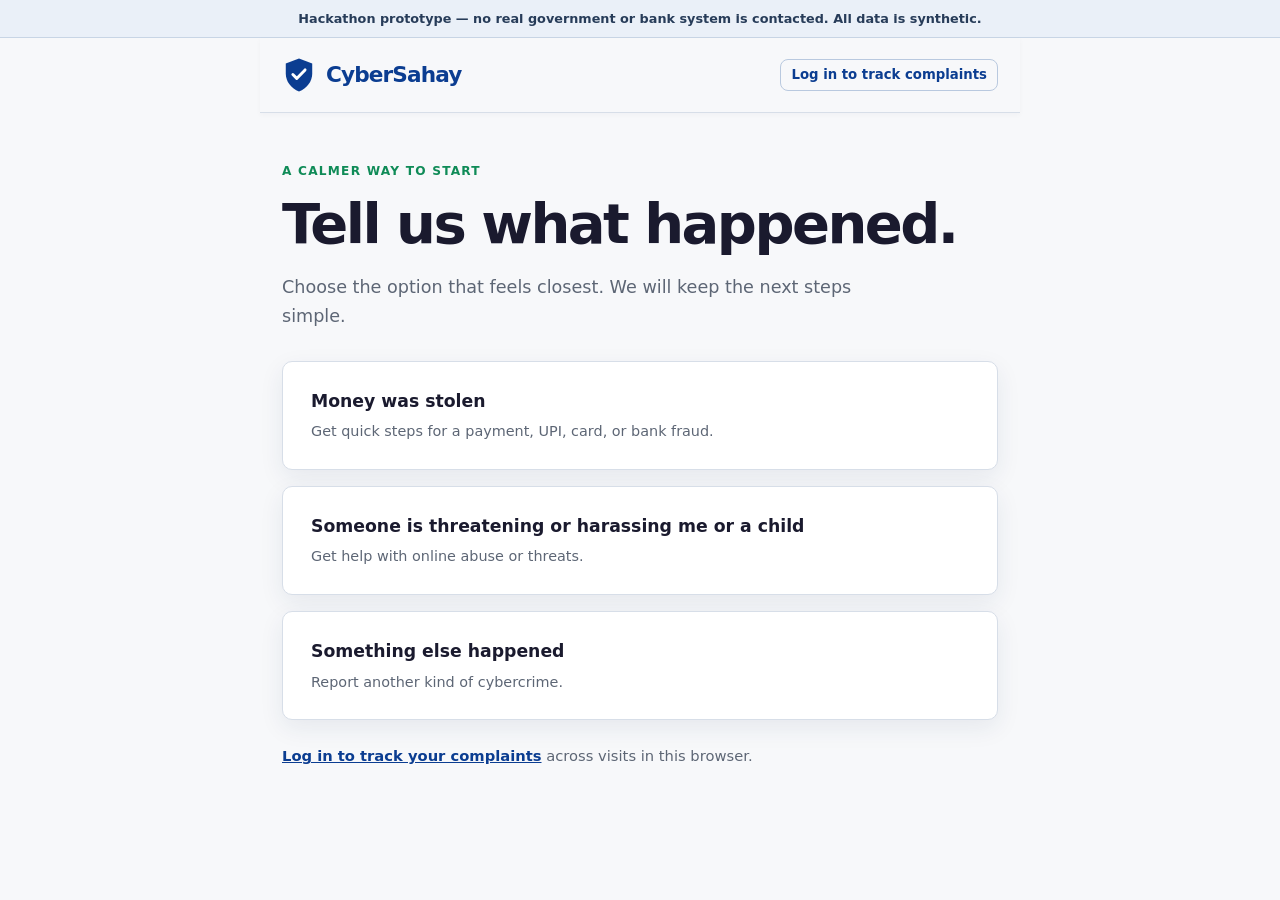
<file: index.html>
<!doctype html><html lang="en"><head><meta charset="utf-8"><meta name="viewport" content="width=device-width, initial-scale=1"><title>CyberSahay | Start a report</title><link rel="stylesheet" href="style.css"></head><body><div class="prototype-banner">Hackathon prototype — no real government or bank system is contacted. All data is synthetic.</div><header class="site-header"><a class="brand" href="index.html" aria-label="CyberSahay home"><svg class="brand-mark" viewBox="0 0 36 40" aria-hidden="true" focusable="false"><path d="M18 2.5 32 7.8v10.6c0 8.4-5.7 15.9-14 19.1-8.3-3.2-14-10.7-14-19.1V7.8L18 2.5Z" fill="currentColor"/><path d="m11.5 19.5 4.1 4.1 8.8-9" fill="none" stroke="#fff" stroke-linecap="round" stroke-linejoin="round" stroke-width="3.1"/></svg><span class="brand-name">CyberSahay</span></a><a class="header-link" href="login.html">Log in to track complaints</a></header><main><p class="eyebrow">A calmer way to start</p><h1>Tell us what happened.</h1><p class="lead">Choose the option that feels closest. We will keep the next steps simple.</p><div class="choice-list"><a class="choice" href="urgency.html">Money was stolen <small>Get quick steps for a payment, UPI, card, or bank fraud.</small></a><a class="choice" href="report/harassment/">Someone is threatening or harassing me or a child <small>Get help with online abuse or threats.</small></a><a class="choice" href="report/other/">Something else happened <small>Report another kind of cybercrime.</small></a></div><p class="track-link"><a href="login.html">Log in to track your complaints</a> across visits in this browser.</p><p id="coming-soon" class="notice hidden" tabindex="-1" role="status"></p></main><script src="script.js"></script></body></html>
</file>
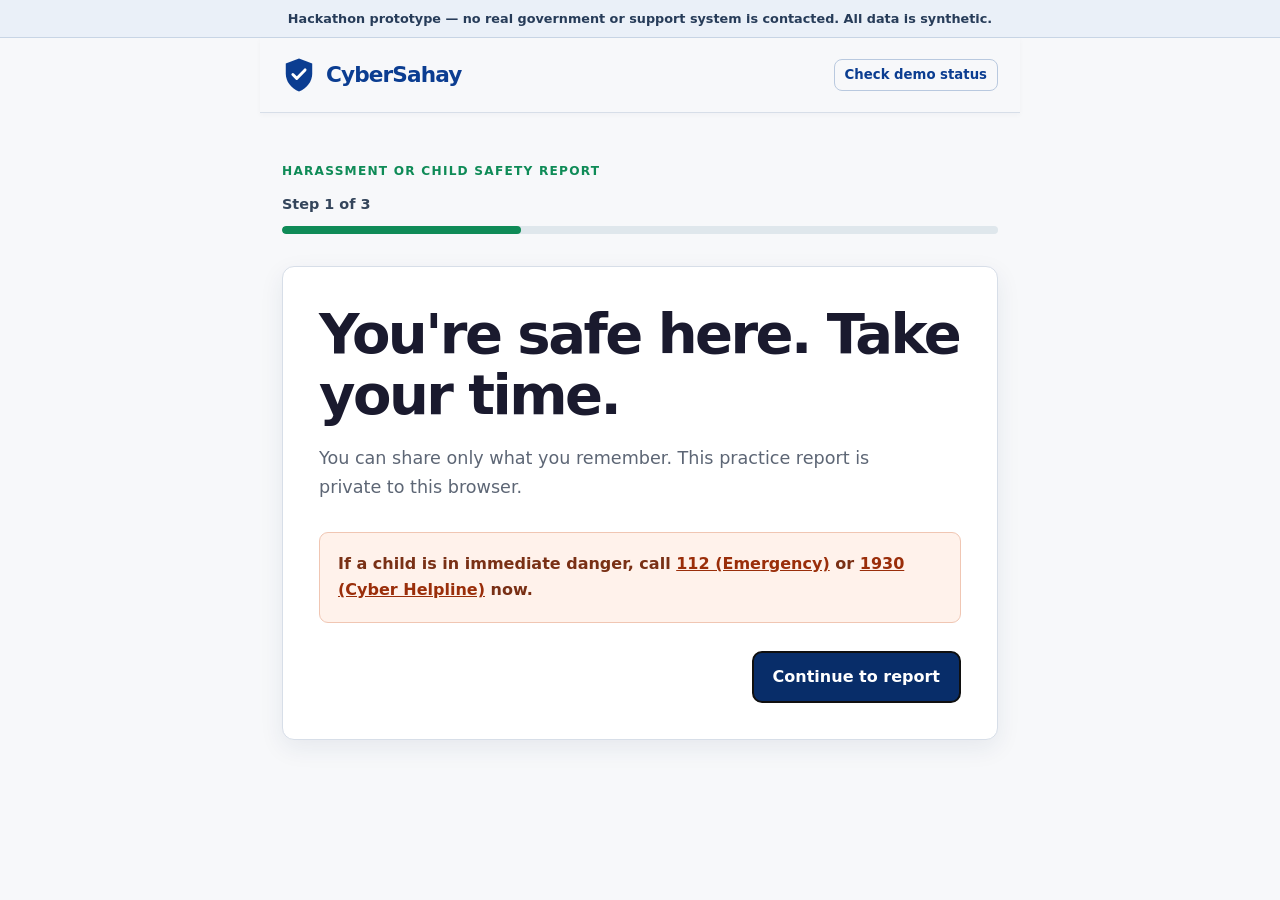
<file: report/harassment/index.html>
<!doctype html><html lang="en"><head><meta charset="utf-8"><meta name="viewport" content="width=device-width, initial-scale=1"><title>CyberSahay | Report harassment</title><link rel="stylesheet" href="../../style.css"></head><body><div class="prototype-banner">Hackathon prototype — no real government or support system is contacted. All data is synthetic.</div><header class="site-header"><a class="brand" href="../../index.html" aria-label="CyberSahay home"><svg class="brand-mark" viewBox="0 0 36 40" aria-hidden="true" focusable="false"><path d="M18 2.5 32 7.8v10.6c0 8.4-5.7 15.9-14 19.1-8.3-3.2-14-10.7-14-19.1V7.8L18 2.5Z" fill="currentColor"/><path d="m11.5 19.5 4.1 4.1 8.8-9" fill="none" stroke="#fff" stroke-linecap="round" stroke-linejoin="round" stroke-width="3.1"/></svg><span class="brand-name">CyberSahay</span></a><a class="header-link" href="../../status.html">Check demo status</a></header><main data-report-flow="harassment"><p class="eyebrow">Harassment or child safety report</p><div class="progress-label" id="step-count">Step 1 of 3</div><div class="bar" aria-hidden="true"><span id="progress-fill"></span></div><section class="flow-phase card" data-phase><h1>You're safe here. Take your time.</h1><p class="lead">You can share only what you remember. This practice report is private to this browser.</p><aside class="safety-card"><strong>If a child is in immediate danger, call <a href="tel:112">112 (Emergency)</a> or <a href="tel:1930">1930 (Cyber Helpline)</a> now.</strong></aside><div class="form-actions"><span></span><button class="button" type="button" data-next>Continue to report</button></div></section><form id="report-form" class="flow-phase card" data-phase hidden novalidate><section class="form-step"><label for="harassmentKind">What kind of harassment is this?</label><p class="hint">Choose the option that feels closest.</p><select id="harassmentKind" name="harassmentKind" required><option value="">Choose an option</option><option>Online threats</option><option>Harassment/stalking</option><option>Child safety concern</option><option>Other</option></select><div class="form-actions"><button class="button back" type="button" data-back>Back</button><button class="button" type="button" data-next>Next</button></div></section><section class="form-step" hidden><label for="location">Where did this happen?</label><p class="hint">For example, the platform, app, game, or website name.</p><input id="location" name="location" placeholder="Platform or app name" required><div class="form-actions"><button class="button back" type="button" data-back>Back</button><button class="button" type="button" data-next>Next</button></div></section><section class="form-step" hidden><label for="details">Tell us what happened</label><p class="hint">Use your own words. Include what was said or done, if you can.</p><textarea id="details" name="details" required></textarea><div class="form-actions"><button class="button back" type="button" data-back>Back</button><button class="button" type="button" data-next>Continue</button></div></section></form><section class="flow-phase card" data-phase hidden><h1>Verify this report</h1><p class="hint">For this prototype, enter the mock one-time code: <strong>123456</strong>.</p><label for="otp">One-time code</label><input id="otp" inputmode="numeric" autocomplete="one-time-code" maxlength="6" placeholder="123456" required><p class="error" id="otp-error" hidden>Please enter the mock code 123456.</p><div class="form-actions"><button class="button back" type="button" data-back>Back</button><button class="button" type="button" data-submit>Submit mock report</button></div></section></main><script src="../../complaints-store.js"></script><script src="../../script.js"></script></body></html>
</file>
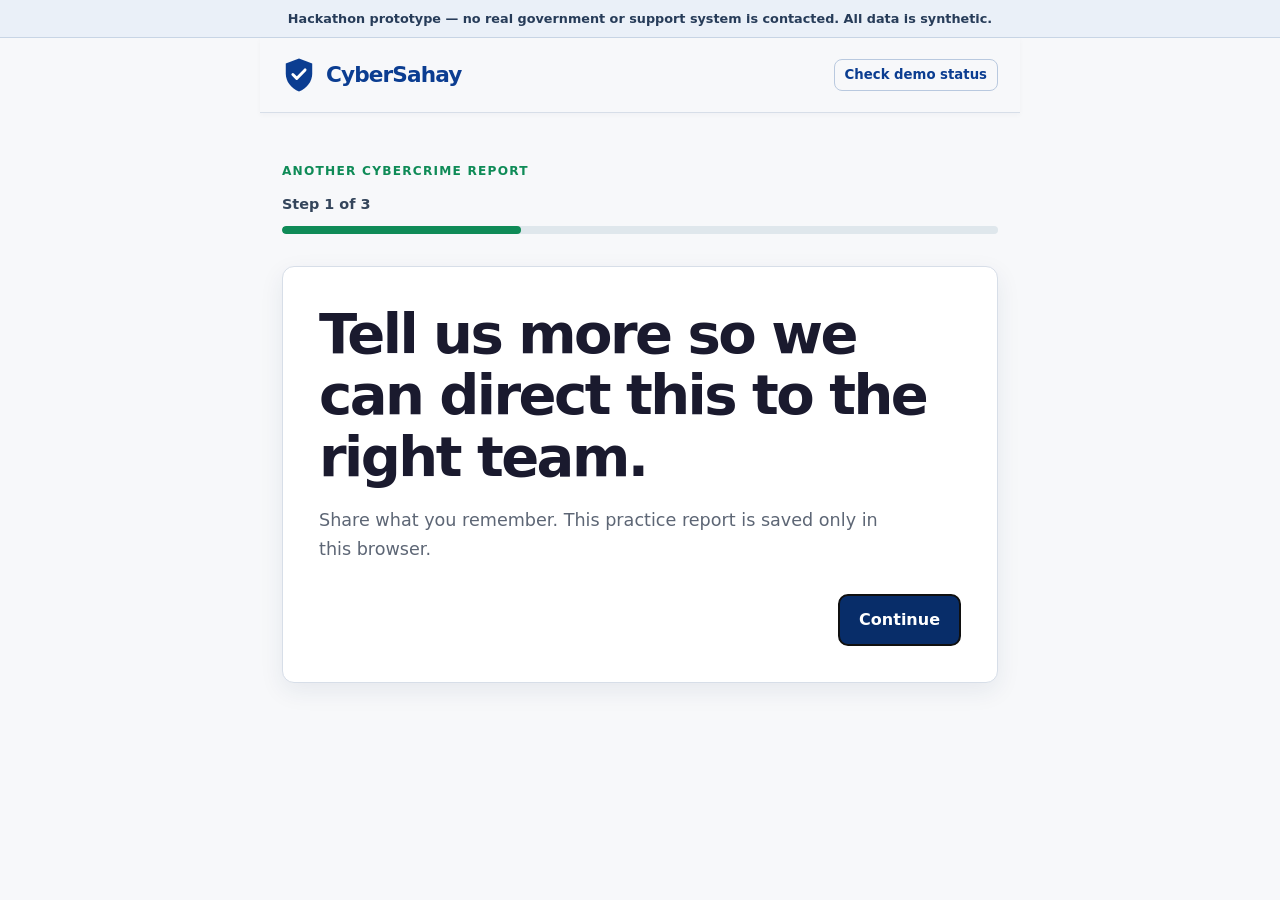
<file: report/other/index.html>
<!doctype html><html lang="en"><head><meta charset="utf-8"><meta name="viewport" content="width=device-width, initial-scale=1"><title>CyberSahay | Report another cybercrime</title><link rel="stylesheet" href="../../style.css"></head><body><div class="prototype-banner">Hackathon prototype — no real government or support system is contacted. All data is synthetic.</div><header class="site-header"><a class="brand" href="../../index.html" aria-label="CyberSahay home"><svg class="brand-mark" viewBox="0 0 36 40" aria-hidden="true" focusable="false"><path d="M18 2.5 32 7.8v10.6c0 8.4-5.7 15.9-14 19.1-8.3-3.2-14-10.7-14-19.1V7.8L18 2.5Z" fill="currentColor"/><path d="m11.5 19.5 4.1 4.1 8.8-9" fill="none" stroke="#fff" stroke-linecap="round" stroke-linejoin="round" stroke-width="3.1"/></svg><span class="brand-name">CyberSahay</span></a><a class="header-link" href="../../status.html">Check demo status</a></header><main data-report-flow="other"><p class="eyebrow">Another cybercrime report</p><div class="progress-label" id="step-count">Step 1 of 3</div><div class="bar" aria-hidden="true"><span id="progress-fill"></span></div><section class="flow-phase card" data-phase><h1>Tell us more so we can direct this to the right team.</h1><p class="lead">Share what you remember. This practice report is saved only in this browser.</p><div class="form-actions"><span></span><button class="button" type="button" data-next>Continue</button></div></section><form id="report-form" class="flow-phase card" data-phase hidden novalidate><section class="form-step"><label for="issueType">What type of issue is this?</label><p class="hint">Choose the option that feels closest.</p><select id="issueType" name="issueType" required><option value="">Choose an option</option><option>Hacking/account takeover</option><option>Fake profile/impersonation</option><option>Online scam (non-financial)</option><option>Other</option></select><div class="form-actions"><button class="button back" type="button" data-back>Back</button><button class="button" type="button" data-next>Next</button></div></section><section class="form-step" hidden><label for="incidentDate">When did this happen?</label><p class="hint">Choose the closest date you remember.</p><input id="incidentDate" name="incidentDate" type="date" required><div class="form-actions"><button class="button back" type="button" data-back>Back</button><button class="button" type="button" data-next>Next</button></div></section><section class="form-step" hidden><label for="details">Describe what happened</label><p class="hint">Use your own words. Include any useful details you remember.</p><textarea id="details" name="details" required></textarea><div class="form-actions"><button class="button back" type="button" data-back>Back</button><button class="button" type="button" data-next>Continue</button></div></section></form><section class="flow-phase card" data-phase hidden><h1>Verify this report</h1><p class="hint">For this prototype, enter the mock one-time code: <strong>123456</strong>.</p><label for="otp">One-time code</label><input id="otp" inputmode="numeric" autocomplete="one-time-code" maxlength="6" placeholder="123456" required><p class="error" id="otp-error" hidden>Please enter the mock code 123456.</p><div class="form-actions"><button class="button back" type="button" data-back>Back</button><button class="button" type="button" data-submit>Submit mock report</button></div></section></main><script src="../../complaints-store.js"></script><script src="../../script.js"></script></body></html>
</file>
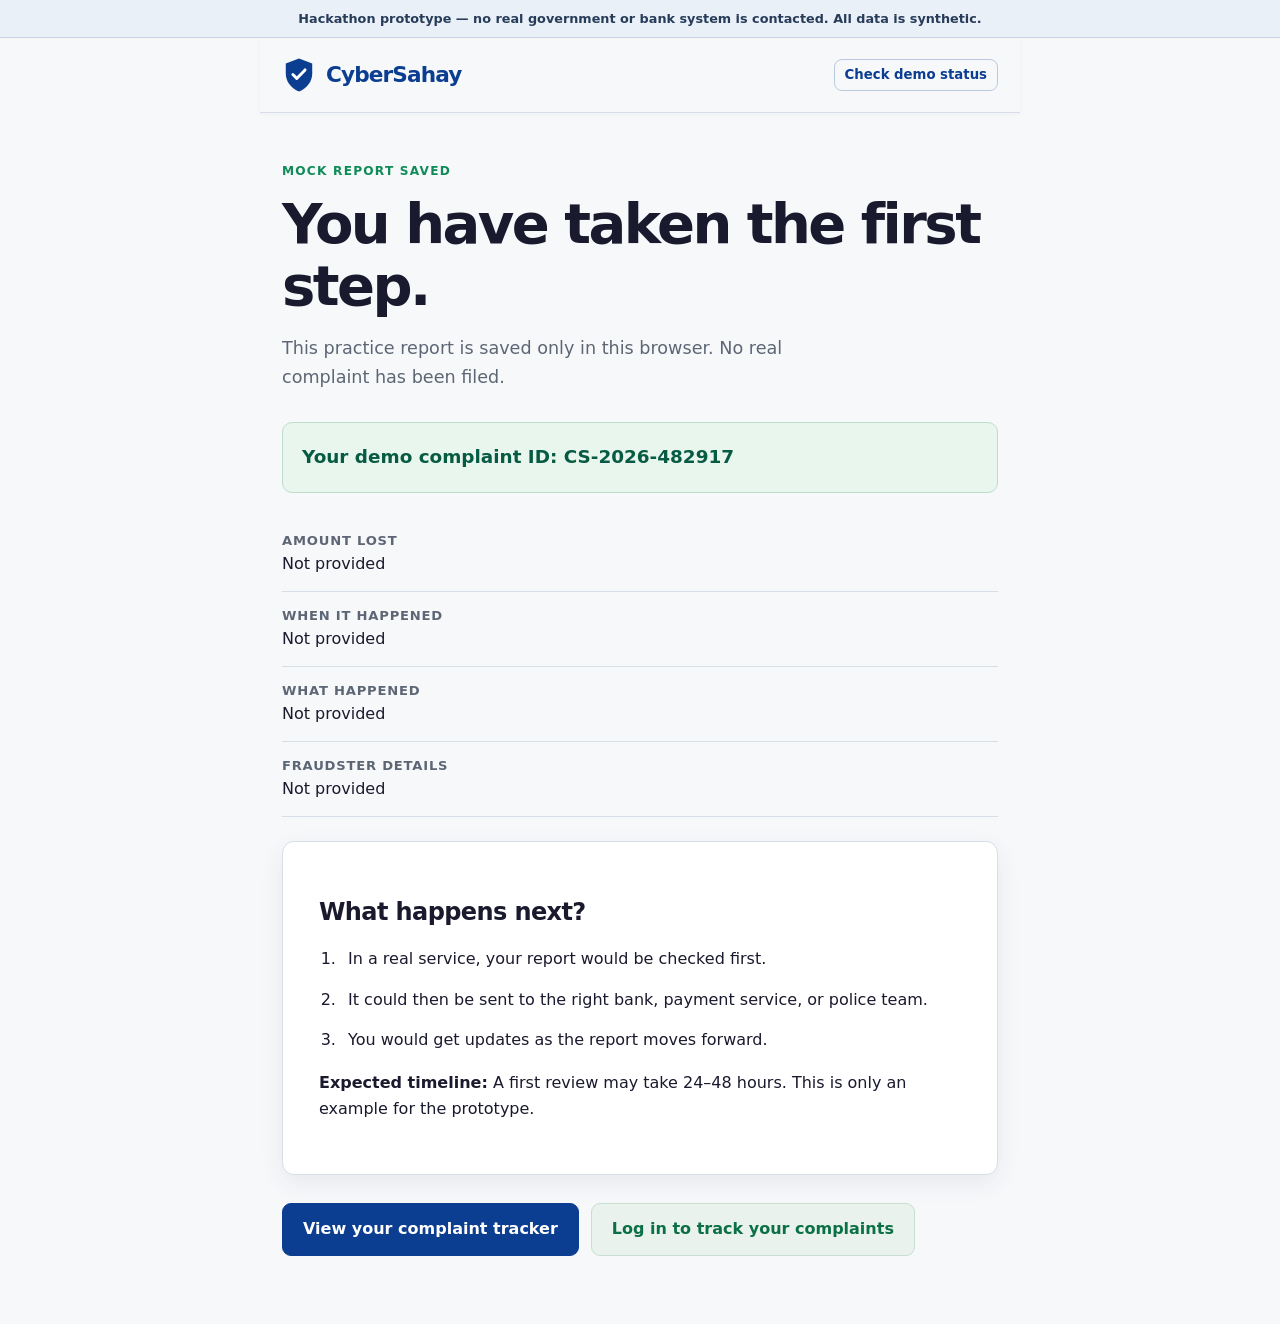
<file: confirmation.html>
<!doctype html><html lang="en"><head><meta charset="utf-8"><meta name="viewport" content="width=device-width, initial-scale=1"><title>CyberSahay | Report saved</title><link rel="stylesheet" href="style.css"></head><body><div class="prototype-banner">Hackathon prototype — no real government or bank system is contacted. All data is synthetic.</div><header class="site-header"><a class="brand" href="index.html" aria-label="CyberSahay home"><svg class="brand-mark" viewBox="0 0 36 40" aria-hidden="true" focusable="false"><path d="M18 2.5 32 7.8v10.6c0 8.4-5.7 15.9-14 19.1-8.3-3.2-14-10.7-14-19.1V7.8L18 2.5Z" fill="currentColor"/><path d="m11.5 19.5 4.1 4.1 8.8-9" fill="none" stroke="#fff" stroke-linecap="round" stroke-linejoin="round" stroke-width="3.1"/></svg><span class="brand-name">CyberSahay</span></a><a class="header-link" href="status.html">Check demo status</a></header><main><p class="eyebrow">Mock report saved</p><h1>You have taken the first step.</h1><p class="lead" id="confirmation-message">This practice report is saved only in this browser. No real complaint has been filed.</p><div class="id-box">Your demo complaint ID: <span id="complaint-id"></span></div><ul class="summary" id="confirmation-summary"></ul><div class="card"><h2>What happens next?</h2><ol class="timeline"><li>In a real service, your report would be checked first.</li><li>It could then be sent to the right bank, payment service, or police team.</li><li>You would get updates as the report moves forward.</li></ol><p><strong>Expected timeline:</strong> A first review may take 24–48 hours. This is only an example for the prototype.</p></div><div class="button-row"><a class="button" href="status.html">View your complaint tracker</a><a class="button secondary" href="login.html">Log in to track your complaints</a></div></main><script src="script.js"></script></body></html>
</file>
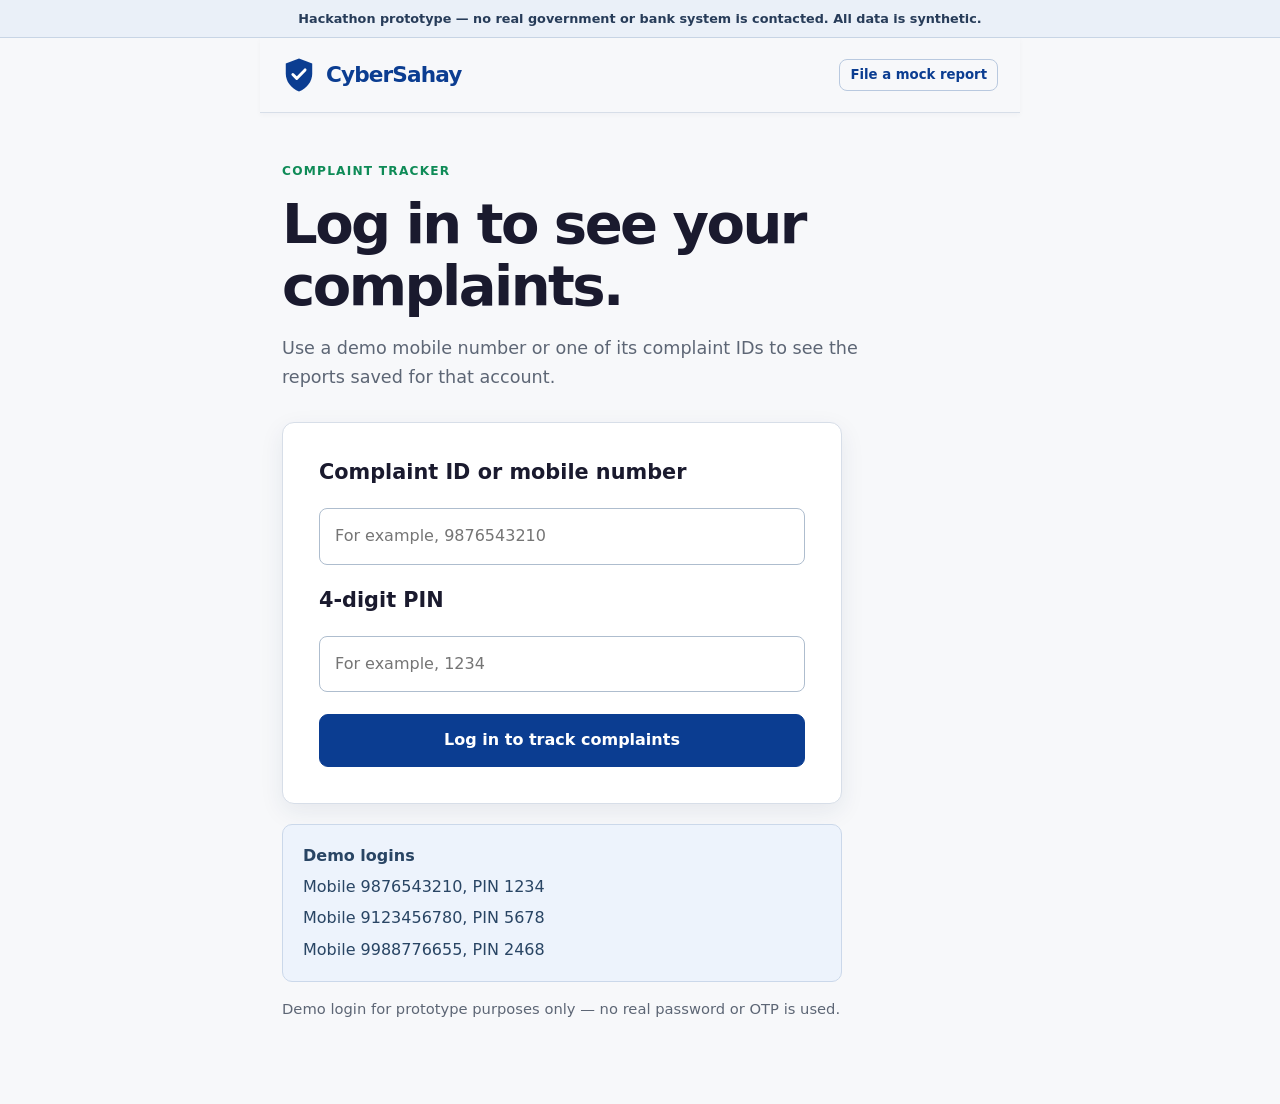
<file: login.html>
<!doctype html><html lang="en"><head><meta charset="utf-8"><meta name="viewport" content="width=device-width, initial-scale=1"><title>CyberSahay | Demo login</title><link rel="stylesheet" href="style.css"></head><body><div class="prototype-banner">Hackathon prototype — no real government or bank system is contacted. All data is synthetic.</div><header class="site-header"><a class="brand" href="index.html" aria-label="CyberSahay home"><svg class="brand-mark" viewBox="0 0 36 40" aria-hidden="true" focusable="false"><path d="M18 2.5 32 7.8v10.6c0 8.4-5.7 15.9-14 19.1-8.3-3.2-14-10.7-14-19.1V7.8L18 2.5Z" fill="currentColor"/><path d="m11.5 19.5 4.1 4.1 8.8-9" fill="none" stroke="#fff" stroke-linecap="round" stroke-linejoin="round" stroke-width="3.1"/></svg><span class="brand-name">CyberSahay</span></a><a class="header-link" href="report.html">File a mock report</a></header><main><p class="eyebrow">Complaint tracker</p><h1>Log in to see your complaints.</h1><p class="lead">Use a demo mobile number or one of its complaint IDs to see the reports saved for that account.</p><form class="card login-form" id="login-form"><label for="identifier">Complaint ID or mobile number</label><input id="identifier" name="identifier" autocomplete="username" placeholder="For example, 9876543210" required><label for="pin">4-digit PIN</label><input id="pin" name="pin" inputmode="numeric" autocomplete="current-password" pattern="[0-9]{4}" maxlength="4" placeholder="For example, 1234" required><p class="error" id="login-error" hidden>That mobile/complaint ID and PIN do not match a demo account.</p><button class="button full" type="submit">Log in to track complaints</button></form><aside class="demo-credentials"><strong>Demo logins</strong><p>Mobile 9876543210, PIN 1234</p><p>Mobile 9123456780, PIN 5678</p><p>Mobile 9988776655, PIN 2468</p></aside><p class="prototype-note">Demo login for prototype purposes only — no real password or OTP is used.</p></main><script src="complaints-store.js"></script><script src="script.js"></script></body></html>
</file>
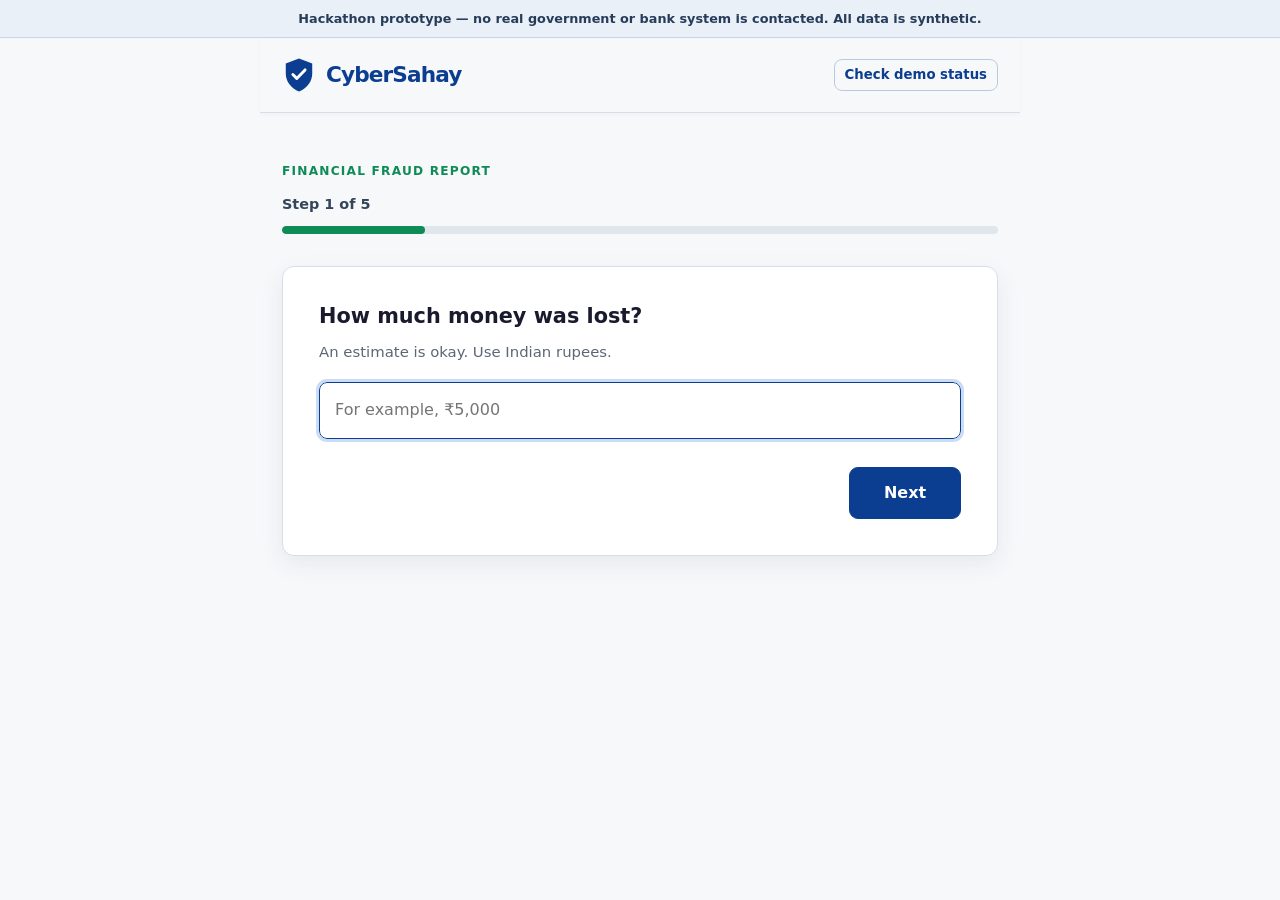
<file: report.html>
<!doctype html><html lang="en"><head><meta charset="utf-8"><meta name="viewport" content="width=device-width, initial-scale=1"><title>CyberSahay | File a report</title><link rel="stylesheet" href="style.css"></head><body><div class="prototype-banner">Hackathon prototype — no real government or bank system is contacted. All data is synthetic.</div><header class="site-header"><a class="brand" href="index.html" aria-label="CyberSahay home"><svg class="brand-mark" viewBox="0 0 36 40" aria-hidden="true" focusable="false"><path d="M18 2.5 32 7.8v10.6c0 8.4-5.7 15.9-14 19.1-8.3-3.2-14-10.7-14-19.1V7.8L18 2.5Z" fill="currentColor"/><path d="m11.5 19.5 4.1 4.1 8.8-9" fill="none" stroke="#fff" stroke-linecap="round" stroke-linejoin="round" stroke-width="3.1"/></svg><span class="brand-name">CyberSahay</span></a><a class="header-link" href="status.html">Check demo status</a></header><main><p class="eyebrow">Financial fraud report</p><div class="progress-label" id="step-count">Step 1 of 5</div><div class="bar" aria-hidden="true"><span id="progress-fill"></span></div><form id="report-form" class="card" novalidate><section class="form-step"><label for="amount">How much money was lost?</label><p class="hint">An estimate is okay. Use Indian rupees.</p><input id="amount" name="amount" inputmode="decimal" placeholder="For example, ₹5,000" required><div class="form-actions"><span></span><button class="button" type="button" data-next>Next</button></div></section><section class="form-step" hidden><label for="incidentTime">When did this happen?</label><p class="hint">Choose the closest date and time you remember.</p><input id="incidentTime" name="incidentTime" type="datetime-local" required><div class="form-actions"><button class="button back" type="button" data-back>Back</button><button class="button" type="button" data-next>Next</button></div></section><section class="form-step" hidden><label for="details">What happened?</label><p class="hint">Use your own words. Include how you were contacted or asked to pay.</p><textarea id="details" name="details" placeholder="For example, I clicked a link and paid through UPI..." required></textarea><div class="form-actions"><button class="button back" type="button" data-back>Back</button><button class="button" type="button" data-next>Next</button></div></section><section class="form-step" hidden><label for="fraudster">Do you know the fraudster's UPI ID, phone, or account?</label><p class="hint">Share anything you have. You can leave this blank.</p><textarea id="fraudster" name="fraudster" placeholder="UPI ID, phone number, account details, or a link"></textarea><div class="form-actions"><button class="button back" type="button" data-back>Back</button><button class="button" type="button" data-next>Next</button></div></section><section class="form-step" hidden><label for="contact">How can we contact you?</label><p class="hint">Mock details only — this prototype does not send information anywhere.</p><input id="contact" name="contact" placeholder="Name, phone number, or email" required><div class="form-actions"><button class="button back" type="button" data-back>Back</button><button class="button" type="button" data-next>Submit mock report</button></div></section></form></main><script src="complaints-store.js"></script><script src="script.js"></script></body></html>
</file>
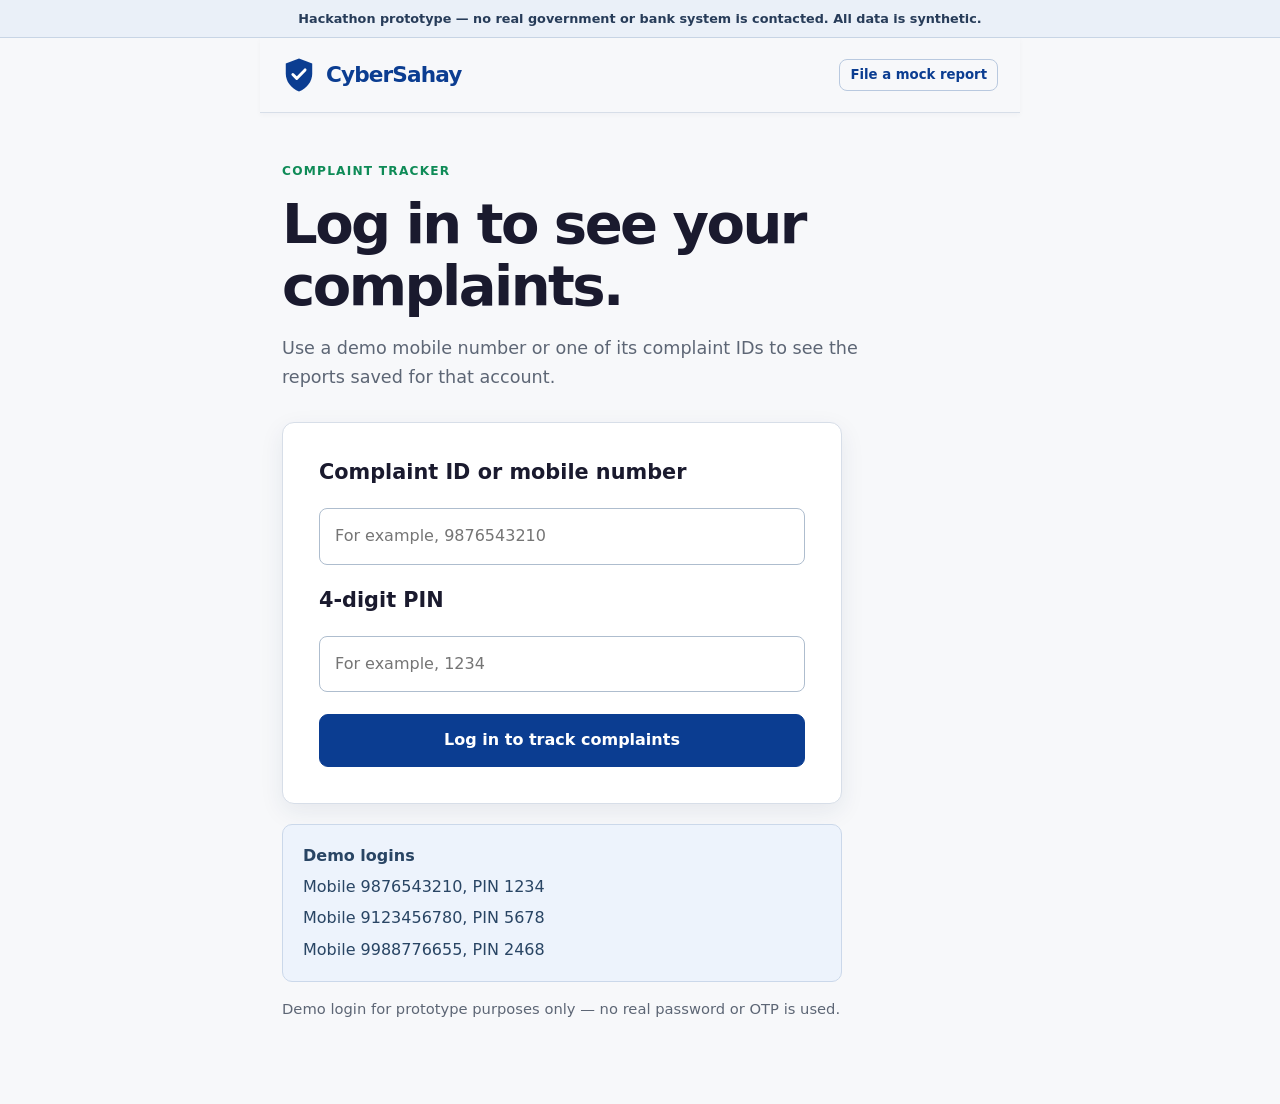
<file: status.html>
<!doctype html><html lang="en"><head><meta charset="utf-8"><meta name="viewport" content="width=device-width, initial-scale=1"><title>CyberSahay | Your complaint status</title><link rel="stylesheet" href="style.css"></head><body><div class="prototype-banner">Hackathon prototype — no real government or bank system is contacted. All data is synthetic.</div><header class="site-header"><a class="brand" href="index.html" aria-label="CyberSahay home"><svg class="brand-mark" viewBox="0 0 36 40" aria-hidden="true" focusable="false"><path d="M18 2.5 32 7.8v10.6c0 8.4-5.7 15.9-14 19.1-8.3-3.2-14-10.7-14-19.1V7.8L18 2.5Z" fill="currentColor"/><path d="m11.5 19.5 4.1 4.1 8.8-9" fill="none" stroke="#fff" stroke-linecap="round" stroke-linejoin="round" stroke-width="3.1"/></svg><span class="brand-name">CyberSahay</span></a><button class="header-link" type="button" data-logout>Log out</button></header><main><p class="eyebrow">Your tracker</p><h1>Your complaint updates.</h1><p class="lead status-intro" id="status-intro">See what each step means in plain language.</p><div class="complaints" id="complaints" aria-live="polite"></div></main><script src="complaints-store.js"></script><script src="script.js"></script></body></html>
</file>
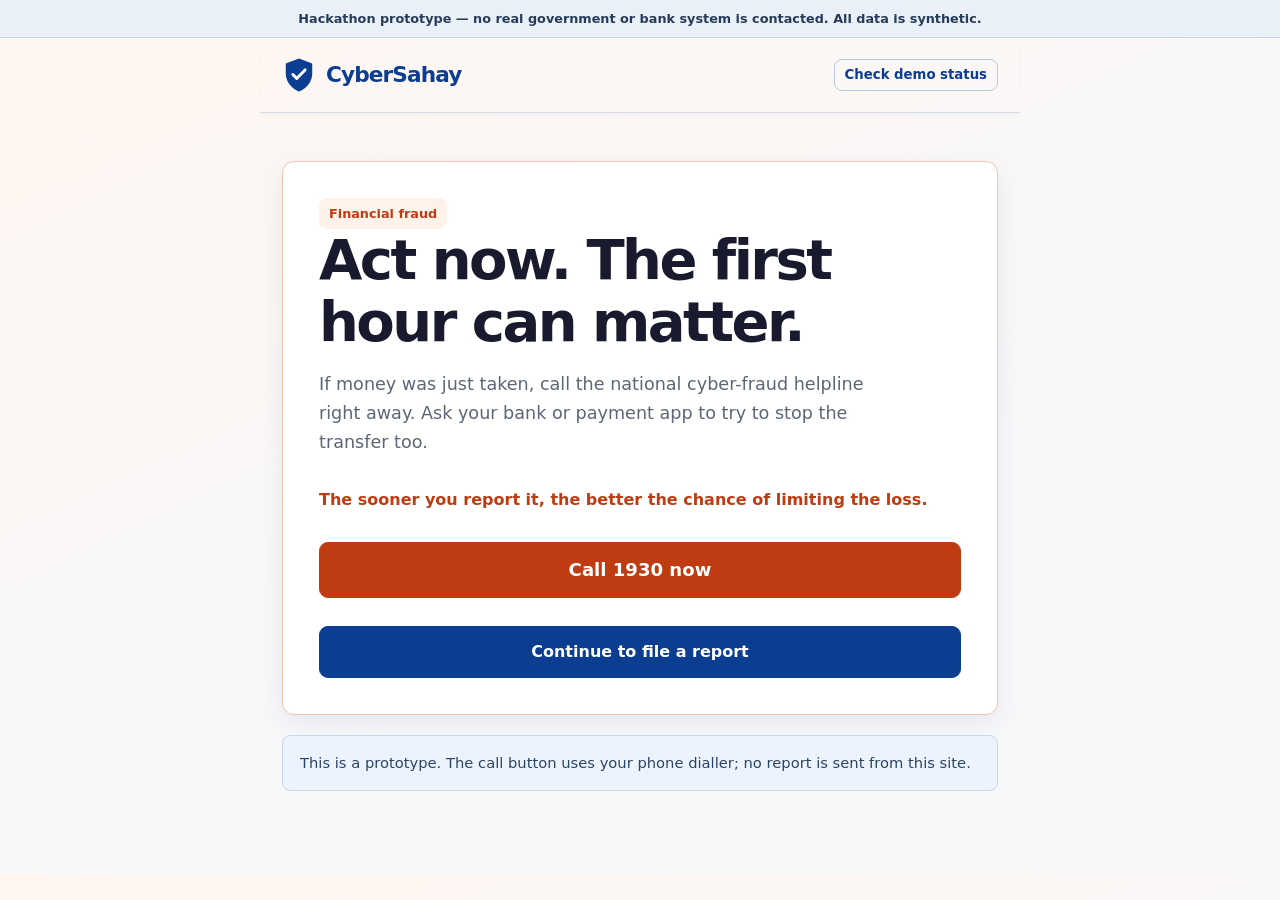
<file: urgency.html>
<!doctype html><html lang="en"><head><meta charset="utf-8"><meta name="viewport" content="width=device-width, initial-scale=1"><title>CyberSahay | Act now</title><link rel="stylesheet" href="style.css"></head><body class="urgency"><div class="prototype-banner">Hackathon prototype — no real government or bank system is contacted. All data is synthetic.</div><header class="site-header"><a class="brand" href="index.html" aria-label="CyberSahay home"><svg class="brand-mark" viewBox="0 0 36 40" aria-hidden="true" focusable="false"><path d="M18 2.5 32 7.8v10.6c0 8.4-5.7 15.9-14 19.1-8.3-3.2-14-10.7-14-19.1V7.8L18 2.5Z" fill="currentColor"/><path d="m11.5 19.5 4.1 4.1 8.8-9" fill="none" stroke="#fff" stroke-linecap="round" stroke-linejoin="round" stroke-width="3.1"/></svg><span class="brand-name">CyberSahay</span></a><a class="header-link" href="status.html">Check demo status</a></header><main><div class="card"><span class="urgent-tag">Financial fraud</span><h1>Act now. The first hour can matter.</h1><p class="lead">If money was just taken, call the national cyber-fraud helpline right away. Ask your bank or payment app to try to stop the transfer too.</p><p class="golden-hour">The sooner you report it, the better the chance of limiting the loss.</p><a class="button call-button full" href="tel:1930">Call 1930 now</a><div class="button-row"><a class="button full" href="report.html">Continue to file a report</a></div></div><p class="notice">This is a prototype. The call button uses your phone dialler; no report is sent from this site.</p></main></body></html>
</file>
<file: style.css>
:root {
  --navy: #0b3d91;
  --navy-dark: #082d69;
  --teal: #0f8b57;
  --teal-dark: #0b7046;
  --ink: #1a1a2e;
  --muted: #5d6675;
  --canvas: #f7f8fa;
  --card: #ffffff;
  --line: #d7dee8;
  --notice-bg: #edf3fc;
  --warning: #bf3c13;
  --warning-bg: #fff2eb;
  --success: #0f8b57;
  --shadow: 0 8px 24px rgba(20, 45, 84, .08);
}

* { box-sizing: border-box; }
body {
  margin: 0;
  color: var(--ink);
  background: var(--canvas);
  font: 16px/1.65 system-ui, -apple-system, "Segoe UI", Roboto, sans-serif;
}
a { color: inherit; }
button, input, textarea, select { font: inherit; }

.prototype-banner {
  display: flex;
  justify-content: center;
  align-items: center;
  min-height: 38px;
  padding: 9px 18px;
  background: #eaf0f8;
  border-bottom: 1px solid #c8d5e5;
  color: #273c59;
  text-align: center;
  font-size: .8rem;
  font-weight: 650;
  line-height: 1.4;
}
.site-header {
  display: flex;
  justify-content: space-between;
  align-items: center;
  max-width: 760px;
  margin: auto;
  padding: 18px 22px;
  border-bottom: 1px solid var(--line);
  box-shadow: 0 2px 5px rgba(16, 35, 59, .03);
}
.brand {
  display: inline-flex;
  align-items: center;
  gap: 10px;
  color: var(--navy);
  font-size: 1.35rem;
  font-weight: 800;
  letter-spacing: -.04em;
  text-decoration: none;
}
.brand-mark { width: 34px; height: 38px; flex: 0 0 auto; }
.brand-name { white-space: nowrap; }
.header-link {
  color: var(--navy);
  border: 1px solid #b9c9df;
  border-radius: 8px;
  padding: 7px 10px;
  font-size: .83rem;
  font-weight: 750;
  line-height: 1.25;
  text-decoration: none;
}
.header-link:hover, .header-link:focus-visible { background: var(--notice-bg); border-color: var(--navy); }

main { max-width: 760px; margin: 0 auto; padding: 38px 22px 68px; }
.eyebrow { color: var(--teal); text-transform: uppercase; font-size: .76rem; font-weight: 800; letter-spacing: .1em; margin: 0 0 12px; }
h1 { font-size: clamp(2.15rem, 7vw, 3.5rem); line-height: 1.1; letter-spacing: -.045em; margin: 0 0 18px; font-weight: 800; }
h2 { line-height: 1.2; letter-spacing: -.025em; font-weight: 800; }
.lead { font-size: 1.1rem; color: var(--muted); max-width: 590px; margin: 0 0 30px; }
.choice-list { display: grid; gap: 16px; }
.choice {
  width: 100%;
  padding: 24px;
  background: var(--card);
  border: 1px solid var(--line);
  border-radius: 10px;
  color: var(--ink);
  box-shadow: var(--shadow);
  cursor: pointer;
  font-size: 1.08rem;
  font-weight: 750;
  text-align: left;
  text-decoration: none;
  transition: border-color .18s ease, box-shadow .18s ease, transform .18s ease;
}
.choice:hover, .choice:focus-visible { border-color: var(--navy); box-shadow: 0 10px 28px rgba(20, 45, 84, .13); transform: translateY(-2px); }
.choice small { display: block; color: var(--muted); font-size: .9rem; font-weight: 500; margin-top: 5px; }
.notice { margin-top: 20px; padding: 15px 17px; border: 1px solid #cbd8ea; border-radius: 8px; background: var(--notice-bg); color: #294564; font-size: .92rem; }
.hidden { display: none; }
.card { padding: 28px; background: var(--card); border: 1px solid var(--line); border-radius: 12px; box-shadow: var(--shadow); }
.button { display: inline-flex; align-items: center; justify-content: center; min-height: 50px; padding: 12px 20px; border: 1px solid var(--navy); border-radius: 9px; background: var(--navy); color: #fff; cursor: pointer; font-weight: 800; text-decoration: none; transition: background .18s ease, border-color .18s ease; }
.button:hover, .button:focus-visible { background: var(--navy-dark); border-color: var(--navy-dark); }
.button.secondary { background: #e9f2ed; border-color: #c6dfd1; color: var(--teal-dark); }
.button.secondary:hover, .button.secondary:focus-visible { background: #dcefe4; border-color: var(--teal); }
.button.full { width: 100%; }
.button-row { display: flex; flex-wrap: wrap; gap: 12px; margin-top: 28px; }

.urgency { background: linear-gradient(155deg, #fff6f0, var(--canvas) 62%); }
.urgency .card { border-color: #f0c6b3; }
.urgent-tag { display: inline-flex; padding: 5px 10px; border-radius: 8px; background: var(--warning-bg); color: var(--warning); font-size: .8rem; font-weight: 800; }
.call-button { margin-top: 12px; background: var(--warning); border-color: var(--warning); font-size: 1.13rem; }
.call-button:hover, .call-button:focus-visible { background: #97300e; border-color: #97300e; }
.golden-hour { color: var(--warning); font-weight: 800; }

.progress-label { margin-bottom: 9px; color: #34455b; font-size: .9rem; font-weight: 800; }
.bar { height: 8px; margin-bottom: 32px; overflow: hidden; border-radius: 8px; background: #dfe7ec; }
.bar span { display: block; height: 100%; border-radius: inherit; background: var(--teal); transition: width .2s; }
label { display: block; margin-bottom: 10px; font-size: 1.3rem; font-weight: 800; line-height: 1.3; }
.hint { margin: 0 0 18px; color: var(--muted); font-size: .93rem; }
input, textarea, select { width: 100%; padding: 14px 15px; border: 1px solid #aebdce; border-radius: 8px; background: #fff; color: var(--ink); }
input:focus, textarea:focus, select:focus { outline: 3px solid #cbdcf5; border-color: var(--navy); }
textarea { min-height: 150px; resize: vertical; }
.form-actions { display: flex; justify-content: space-between; gap: 12px; margin-top: 28px; }
.form-actions .button { min-width: 112px; }
.back { border-color: #b9c9df; background: transparent; color: var(--navy); }
.back:hover, .back:focus-visible { border-color: var(--navy); background: var(--notice-bg); color: var(--navy-dark); }
.summary { margin: 24px 0; padding: 0; list-style: none; }
.summary li { padding: 13px 0; border-bottom: 1px solid var(--line); }
.summary strong { display: block; color: var(--muted); font-size: .82rem; letter-spacing: .06em; text-transform: uppercase; }
.id-box { padding: 19px; border: 1px solid #bedcc9; border-radius: 10px; background: #e9f6ee; color: #075b43; font-size: 1.15rem; font-weight: 800; }
.timeline { padding-left: 22px; }.timeline li { margin: 14px 0; padding-left: 7px; }
.status-intro { margin-bottom: 26px; }.complaints { display: grid; gap: 22px; }.complaint h2 { margin: 0; font-size: 1.28rem; }.complaint-meta { margin: 4px 0 20px; color: var(--muted); font-size: .9rem; }
.tracker { display: grid; gap: 0; }.stage { position: relative; display: grid; grid-template-columns: 30px 1fr; column-gap: 12px; padding-bottom: 23px; }.stage:last-child { padding-bottom: 0; }.stage::before { position: absolute; top: 27px; left: 13px; width: 3px; height: calc(100% - 20px); background: #dbe3ec; content: ""; }.stage:last-child::before { display: none; }.dot { display: grid; width: 27px; height: 27px; place-items: center; z-index: 1; border: 3px solid #b8c4d1; border-radius: 50%; background: #fff; color: transparent; font-size: .8rem; }.stage.done .dot { border-color: var(--success); background: var(--success); color: #fff; }.stage.current .dot { border-color: var(--navy); background: #fff; box-shadow: 0 0 0 4px #dbe8fa; }.stage.current::before, .stage.done::before { background: var(--success); }.stage-title { font-weight: 800; }.stage p { margin: 2px 0 0; color: var(--muted); font-size: .91rem; }
.safety-card { padding: 18px; border: 1px solid #f0c6b3; border-radius: 9px; background: var(--warning-bg); color: #793015; }.safety-card a { color: #9a2e0a; }.error { margin: 10px 0 0; color: #a92b0b; font-weight: 700; }

@media (min-width: 620px) { main { padding-top: 48px; }.card { padding: 36px; }.choice { padding: 25px 28px; } }
@media (max-width: 430px) { .site-header { padding: 16px; }.site-header::after { top: 73px; }.brand { gap: 8px; font-size: 1.2rem; }.brand-mark { width: 30px; height: 34px; }.header-link { padding: 6px 8px; font-size: .75rem; } main { padding-right: 16px; padding-left: 16px; } }

.login-form { display: grid; gap: 12px; max-width: 560px; }.login-form label:not(:first-child) { margin-top: 10px; }.login-form .button { margin-top: 10px; }.demo-credentials { max-width: 560px; margin-top: 20px; padding: 18px 20px; border: 1px solid #cbd8ea; border-radius: 10px; background: var(--notice-bg); color: #294564; }.demo-credentials p { margin: 5px 0 0; }.prototype-note, .track-link { color: var(--muted); font-size: .92rem; }.track-link { margin-top: 24px; }.track-link a { color: var(--navy); font-weight: 800; }
</file>
